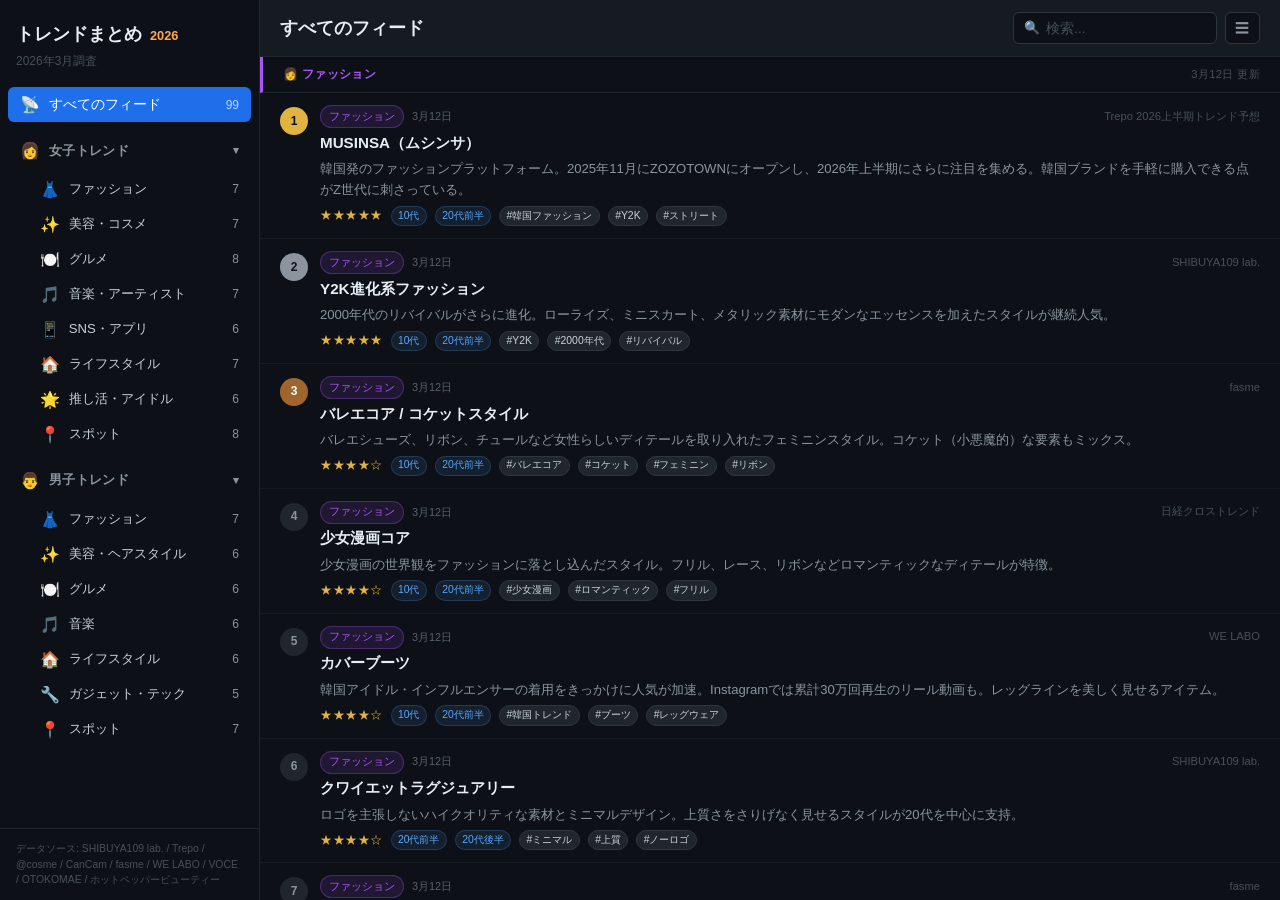
<file: index.html>
<!DOCTYPE html>
<html lang="ja">
<head>
  <meta charset="UTF-8">
  <meta name="viewport" content="width=device-width, initial-scale=1.0">
  <title>トレンドまとめ 2026</title>
  <meta name="description" content="Z世代の最新トレンドをファッション・美容・グルメ・音楽・SNS・ライフスタイルまで網羅的にまとめたフィードリーダー">
  <link rel="stylesheet" href="style.css">
</head>
<body>
  <!-- Mobile header -->
  <header class="mobile-header">
    <button id="sidebar-toggle" class="sidebar-toggle" aria-label="メニュー">
      <span></span><span></span><span></span>
    </button>
    <h1 class="mobile-title">トレンドまとめ 2026</h1>
  </header>

  <div class="app-layout">
    <!-- Sidebar -->
    <aside id="sidebar" class="sidebar">
      <div class="sidebar-header">
        <h1 class="sidebar-logo">トレンドまとめ</h1>
        <span class="sidebar-year">2026</span>
      </div>
      <div class="sidebar-meta">2026年3月調査</div>

      <nav class="sidebar-nav">
        <button class="nav-item active" data-filter="all">
          <span class="nav-icon">&#x1f4e1;</span>
          <span class="nav-label">すべてのフィード</span>
          <span class="nav-count" id="count-all"></span>
        </button>

        <div class="nav-group">
          <div class="nav-group-header" data-group="girls">
            <span class="nav-icon">&#x1f469;</span>
            <span class="nav-label">女子トレンド</span>
            <span class="nav-chevron">&#9662;</span>
          </div>
          <div class="nav-group-items" id="nav-girls"></div>
        </div>

        <div class="nav-group">
          <div class="nav-group-header" data-group="boys">
            <span class="nav-icon">&#x1f468;</span>
            <span class="nav-label">男子トレンド</span>
            <span class="nav-chevron">&#9662;</span>
          </div>
          <div class="nav-group-items" id="nav-boys"></div>
        </div>
      </nav>

      <div class="sidebar-footer">
        <div class="sidebar-sources">
          データソース: SHIBUYA109 lab. / Trepo / @cosme / CanCam / fasme / WE LABO / VOCE / OTOKOMAE / ホットペッパービューティー
        </div>
      </div>
    </aside>

    <!-- Overlay for mobile sidebar -->
    <div id="sidebar-overlay" class="sidebar-overlay"></div>

    <!-- Main feed -->
    <main class="feed-main">
      <div class="feed-toolbar">
        <h2 class="feed-title" id="feed-title">すべてのフィード</h2>
        <div class="feed-actions">
          <div class="search-box">
            <span class="search-icon">&#x1f50d;</span>
            <input type="text" id="search-input" placeholder="検索..." class="search-input">
          </div>
          <button id="view-toggle" class="view-toggle" title="表示切替">
            <span class="view-icon" id="view-icon">&#9776;</span>
          </button>
        </div>
      </div>

      <!-- Keyword filter bar -->
      <div id="keyword-bar" class="keyword-bar" style="display:none;">
        <span class="keyword-bar-label">キーワード絞り込み:</span>
        <span id="keyword-label" class="keyword-bar-value"></span>
        <button id="keyword-clear" class="keyword-bar-clear">&#x2715; 解除</button>
      </div>

      <div id="feed-list" class="feed-list"></div>

      <div id="feed-empty" class="feed-empty" style="display:none;">
        該当するトレンドがありません
      </div>
    </main>
  </div>

  <script src="app.js"></script>
</body>
</html>
</file>
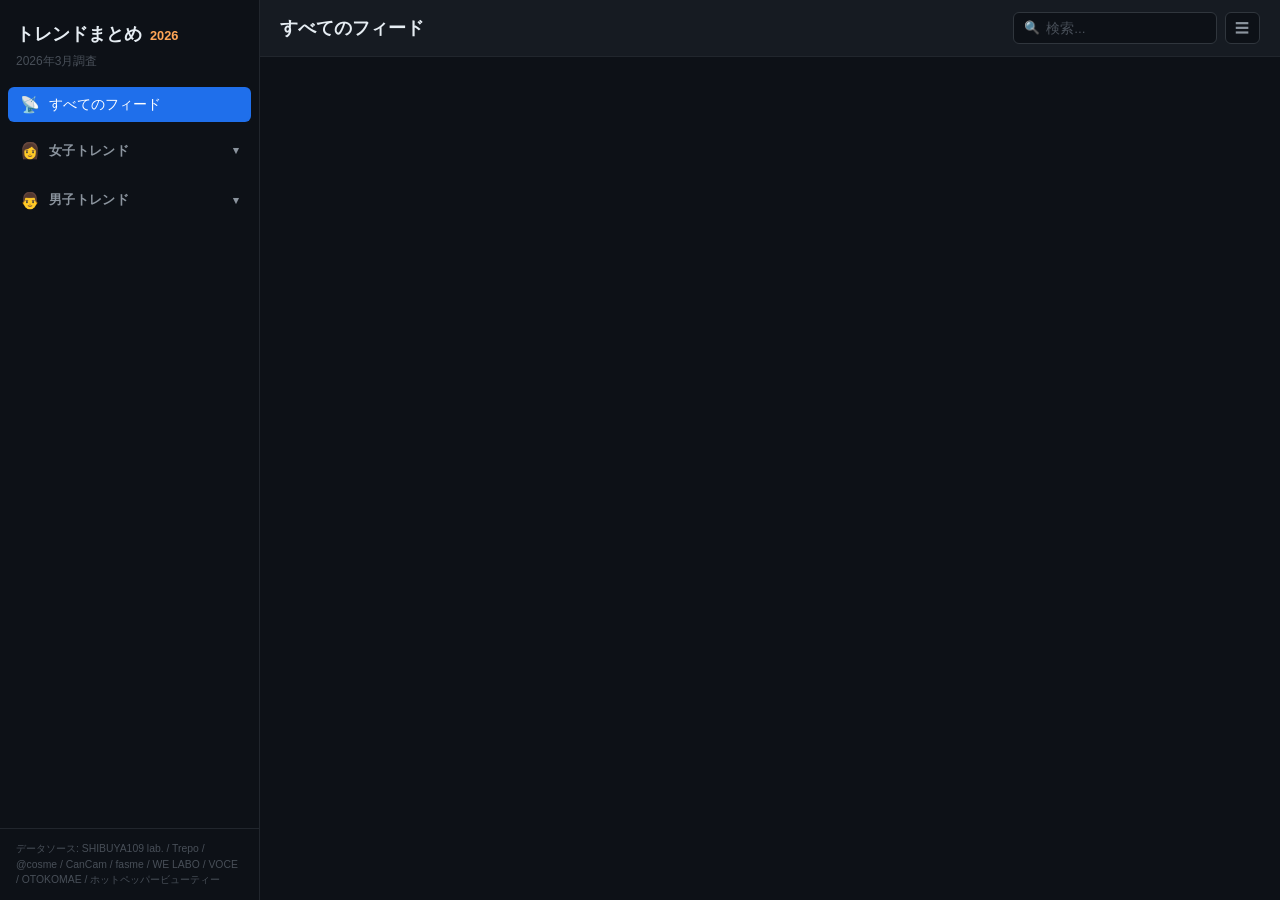
<file: pages/boys.html>
<!DOCTYPE html>
<html lang="ja">
<head>
  <meta charset="UTF-8">
  <meta http-equiv="refresh" content="0;url=../index.html">
  <title>リダイレクト中...</title>
</head>
<body>
  <p><a href="../index.html">トップページへ</a></p>
</body>
</html>
</file>
<file: style.css>
* {
  margin: 0;
  padding: 0;
  box-sizing: border-box;
}

body {
  font-family: -apple-system, BlinkMacSystemFont, "Segoe UI", "Hiragino Sans", "Noto Sans JP", sans-serif;
  background: #0d1117;
  color: #e6edf3;
  line-height: 1.6;
  overflow: hidden;
  height: 100vh;
}

a {
  color: #58a6ff;
  text-decoration: none;
}
a:hover {
  text-decoration: underline;
}

/* ===== App Layout ===== */
.app-layout {
  display: flex;
  height: 100vh;
}

/* ===== Mobile Header ===== */
.mobile-header {
  display: none;
  position: fixed;
  top: 0;
  left: 0;
  right: 0;
  z-index: 200;
  background: #161b22;
  border-bottom: 1px solid #30363d;
  padding: 0.6rem 1rem;
  align-items: center;
  gap: 0.75rem;
}

.sidebar-toggle {
  background: none;
  border: none;
  cursor: pointer;
  display: flex;
  flex-direction: column;
  gap: 4px;
  padding: 4px;
}

.sidebar-toggle span {
  display: block;
  width: 20px;
  height: 2px;
  background: #e6edf3;
  border-radius: 1px;
}

.mobile-title {
  font-size: 1rem;
  color: #e6edf3;
  font-weight: 600;
}

/* ===== Sidebar ===== */
.sidebar {
  width: 260px;
  min-width: 260px;
  background: #0d1117;
  border-right: 1px solid #21262d;
  display: flex;
  flex-direction: column;
  height: 100vh;
  overflow-y: auto;
}

.sidebar-header {
  padding: 1.25rem 1rem 0.25rem;
  display: flex;
  align-items: baseline;
  gap: 0.5rem;
}

.sidebar-logo {
  font-size: 1.1rem;
  font-weight: 700;
  color: #e6edf3;
}

.sidebar-year {
  font-size: 0.8rem;
  color: #ffa657;
  font-weight: 600;
}

.sidebar-meta {
  padding: 0 1rem 1rem;
  font-size: 0.75rem;
  color: #484f58;
}

/* Sidebar Nav */
.sidebar-nav {
  flex: 1;
  overflow-y: auto;
  padding: 0 0.5rem;
}

.nav-item {
  display: flex;
  align-items: center;
  gap: 0.6rem;
  width: 100%;
  padding: 0.5rem 0.75rem;
  border: none;
  border-radius: 6px;
  background: transparent;
  color: #c9d1d9;
  font-size: 0.85rem;
  cursor: pointer;
  transition: background 0.15s;
  text-align: left;
}

.nav-item:hover {
  background: #161b22;
}

.nav-item.active {
  background: #1f6feb;
  color: #fff;
}

.nav-icon {
  font-size: 1rem;
  flex-shrink: 0;
  width: 1.2rem;
  text-align: center;
}

.nav-label {
  flex: 1;
  overflow: hidden;
  text-overflow: ellipsis;
  white-space: nowrap;
}

.nav-count {
  font-size: 0.75rem;
  color: #8b949e;
  min-width: 1.5rem;
  text-align: right;
}

.nav-item.active .nav-count {
  color: rgba(255, 255, 255, 0.7);
}

/* Nav Groups */
.nav-group {
  margin-top: 0.5rem;
}

.nav-group-header {
  display: flex;
  align-items: center;
  gap: 0.6rem;
  padding: 0.5rem 0.75rem;
  font-size: 0.8rem;
  font-weight: 600;
  color: #8b949e;
  text-transform: uppercase;
  letter-spacing: 0.03em;
  cursor: pointer;
  border-radius: 6px;
  transition: background 0.15s;
  user-select: none;
}

.nav-group-header:hover {
  background: #161b22;
}

.nav-chevron {
  margin-left: auto;
  font-size: 0.7rem;
  transition: transform 0.2s;
}

.nav-group.collapsed .nav-chevron {
  transform: rotate(-90deg);
}

.nav-group.collapsed .nav-group-items {
  display: none;
}

.nav-group-items {
  padding-left: 0.5rem;
}

.nav-group-items .nav-item {
  padding-left: 1.5rem;
  font-size: 0.82rem;
}

/* Gender accent in sidebar */
.nav-item[data-gender="girls"].active {
  background: #d63384;
}

.nav-item[data-gender="boys"].active {
  background: #1f6feb;
}

/* Sidebar Footer */
.sidebar-footer {
  padding: 0.75rem 1rem;
  border-top: 1px solid #21262d;
}

.sidebar-sources {
  font-size: 0.65rem;
  color: #484f58;
  line-height: 1.5;
}

/* ===== Sidebar Overlay (mobile) ===== */
.sidebar-overlay {
  display: none;
  position: fixed;
  top: 0;
  left: 0;
  right: 0;
  bottom: 0;
  background: rgba(0, 0, 0, 0.5);
  z-index: 99;
}

/* ===== Feed Main ===== */
.feed-main {
  flex: 1;
  display: flex;
  flex-direction: column;
  overflow: hidden;
  background: #0d1117;
}

/* Feed Toolbar */
.feed-toolbar {
  display: flex;
  align-items: center;
  justify-content: space-between;
  padding: 0.75rem 1.25rem;
  border-bottom: 1px solid #21262d;
  background: #161b22;
  gap: 1rem;
  flex-shrink: 0;
}

.feed-title {
  font-size: 1.1rem;
  font-weight: 600;
  white-space: nowrap;
  overflow: hidden;
  text-overflow: ellipsis;
}

.feed-actions {
  display: flex;
  align-items: center;
  gap: 0.5rem;
  flex-shrink: 0;
}

.search-box {
  display: flex;
  align-items: center;
  background: #0d1117;
  border: 1px solid #30363d;
  border-radius: 6px;
  padding: 0.3rem 0.6rem;
  gap: 0.4rem;
  transition: border-color 0.2s;
}

.search-box:focus-within {
  border-color: #58a6ff;
}

.search-icon {
  font-size: 0.8rem;
  color: #484f58;
}

.search-input {
  border: none;
  background: transparent;
  color: #e6edf3;
  font-size: 0.85rem;
  outline: none;
  width: 160px;
}

.search-input::placeholder {
  color: #484f58;
}

.view-toggle {
  background: #0d1117;
  border: 1px solid #30363d;
  border-radius: 6px;
  color: #8b949e;
  padding: 0.35rem 0.6rem;
  cursor: pointer;
  font-size: 0.9rem;
  transition: border-color 0.2s;
}

.view-toggle:hover {
  border-color: #58a6ff;
  color: #58a6ff;
}

/* ===== Feed List ===== */
.feed-list {
  flex: 1;
  overflow-y: auto;
  padding: 0;
}

/* Feed Item (compact list view) */
.feed-item {
  display: flex;
  align-items: flex-start;
  gap: 0.75rem;
  padding: 0.75rem 1.25rem;
  border-bottom: 1px solid #161b22;
  cursor: pointer;
  transition: background 0.12s;
}

.feed-item:hover {
  background: #161b22;
}

.feed-item-rank {
  display: flex;
  align-items: center;
  justify-content: center;
  width: 28px;
  height: 28px;
  border-radius: 50%;
  font-size: 0.75rem;
  font-weight: 700;
  flex-shrink: 0;
  margin-top: 2px;
}

.rank-1 { background: #e3b341; color: #0d1117; }
.rank-2 { background: #8b949e; color: #0d1117; }
.rank-3 { background: #a0652f; color: #fff; }
.rank-default { background: #21262d; color: #8b949e; }

.feed-item-body {
  flex: 1;
  min-width: 0;
}

.feed-item-header {
  display: flex;
  align-items: center;
  gap: 0.5rem;
  margin-bottom: 0.15rem;
}

.feed-item-category {
  font-size: 0.7rem;
  padding: 0.1rem 0.5rem;
  border-radius: 2rem;
  white-space: nowrap;
  flex-shrink: 0;
}

.cat-girls {
  background: rgba(214, 51, 132, 0.15);
  color: #f778ba;
  border: 1px solid rgba(214, 51, 132, 0.25);
}

.cat-boys {
  background: rgba(31, 111, 235, 0.15);
  color: #58a6ff;
  border: 1px solid rgba(31, 111, 235, 0.25);
}

.feed-item-source {
  font-size: 0.7rem;
  color: #484f58;
  margin-left: auto;
  white-space: nowrap;
  flex-shrink: 0;
}

.feed-item-name {
  font-size: 0.95rem;
  font-weight: 600;
  color: #e6edf3;
  margin-bottom: 0.2rem;
  overflow: hidden;
  text-overflow: ellipsis;
  white-space: nowrap;
}

.feed-item-desc {
  font-size: 0.82rem;
  color: #8b949e;
  margin-bottom: 0.35rem;
  display: -webkit-box;
  -webkit-line-clamp: 2;
  -webkit-box-orient: vertical;
  overflow: hidden;
}

.feed-item-meta {
  display: flex;
  align-items: center;
  gap: 0.5rem;
  flex-wrap: wrap;
}

.feed-item .stars {
  color: #e3b341;
  font-size: 0.75rem;
  letter-spacing: 0.5px;
}

.feed-item .age-tag {
  font-size: 0.65rem;
  padding: 0.05rem 0.4rem;
  border-radius: 2rem;
  background: rgba(88, 166, 255, 0.1);
  color: #58a6ff;
  border: 1px solid rgba(88, 166, 255, 0.2);
}

.feed-item .keyword-tag {
  font-size: 0.65rem;
  padding: 0.05rem 0.4rem;
  border-radius: 2rem;
  background: #21262d;
  color: #c9d1d9;
  border: 1px solid #30363d;
  transition: all 0.15s;
}

.feed-item .keyword-tag.clickable {
  cursor: pointer;
}

.feed-item .keyword-tag.clickable:hover {
  background: rgba(88, 166, 255, 0.15);
  border-color: #58a6ff;
  color: #58a6ff;
}

.feed-item .keyword-tag.keyword-active {
  background: rgba(88, 166, 255, 0.2);
  border-color: #58a6ff;
  color: #58a6ff;
  font-weight: 600;
}

/* Feed item date */
.feed-item-date {
  font-size: 0.68rem;
  color: #586069;
  white-space: nowrap;
}

/* Expanded feed item */
.feed-item.expanded {
  background: #161b22;
  border-left: 3px solid #58a6ff;
  padding-left: calc(1.25rem - 3px);
}

.feed-item.expanded .feed-item-name {
  white-space: normal;
}

.feed-item.expanded .feed-item-desc {
  -webkit-line-clamp: unset;
  display: block;
}

.feed-item.expanded.gender-girls {
  border-left-color: #f778ba;
}

.feed-item.expanded.gender-boys {
  border-left-color: #58a6ff;
}

/* Category-colored expand borders */
.feed-item.expanded[data-category="fashion"] { border-left-color: #a855f7; }
.feed-item.expanded[data-category="beauty"] { border-left-color: #ec4899; }
.feed-item.expanded[data-category="gourmet"] { border-left-color: #fb923c; }
.feed-item.expanded[data-category="music"] { border-left-color: #34d399; }
.feed-item.expanded[data-category="sns"] { border-left-color: #60a5fa; }
.feed-item.expanded[data-category="lifestyle"] { border-left-color: #facc15; }
.feed-item.expanded[data-category="idol"] { border-left-color: #fb7185; }
.feed-item.expanded[data-category="gadget"] { border-left-color: #94a3b8; }
.feed-item.expanded[data-category="spot"] { border-left-color: #f472b6; }

/* ===== Card View ===== */
.feed-list.card-view {
  display: grid;
  grid-template-columns: repeat(auto-fill, minmax(320px, 1fr));
  gap: 0.75rem;
  padding: 1rem 1.25rem;
}

.card-view .feed-item {
  flex-direction: column;
  background: #161b22;
  border: 1px solid #30363d;
  border-radius: 10px;
  padding: 1rem;
  border-bottom: 1px solid #30363d;
}

.card-view .feed-item:hover {
  border-color: #484f58;
  transform: translateY(-1px);
}

.card-view .feed-item.expanded {
  border-left: 3px solid #58a6ff;
  padding-left: calc(1rem - 3px);
}

.card-view .feed-item.expanded.gender-girls {
  border-left-color: #f778ba;
}

.card-view .feed-item-name {
  white-space: normal;
}

.card-view .feed-item-desc {
  -webkit-line-clamp: 3;
}

.card-view .feed-item-rank {
  margin-top: 0;
}

/* ===== Keyword Filter Bar ===== */
.keyword-bar {
  display: flex;
  align-items: center;
  gap: 0.5rem;
  padding: 0.5rem 1.25rem;
  background: rgba(88, 166, 255, 0.08);
  border-bottom: 1px solid rgba(88, 166, 255, 0.15);
  flex-shrink: 0;
}

.keyword-bar-label {
  font-size: 0.78rem;
  color: #8b949e;
}

.keyword-bar-value {
  font-size: 0.82rem;
  font-weight: 600;
  color: #58a6ff;
}

.keyword-bar-clear {
  margin-left: auto;
  font-size: 0.75rem;
  color: #8b949e;
  background: transparent;
  border: 1px solid #30363d;
  border-radius: 4px;
  padding: 0.15rem 0.5rem;
  cursor: pointer;
  transition: all 0.15s;
}

.keyword-bar-clear:hover {
  color: #e6edf3;
  border-color: #58a6ff;
}

/* ===== Feed Empty ===== */
.feed-empty {
  text-align: center;
  padding: 3rem 1rem;
  color: #484f58;
  font-size: 0.9rem;
}

/* ===== Section Divider in feed ===== */
.feed-section {
  display: flex;
  align-items: center;
  justify-content: space-between;
  padding: 0.5rem 1.25rem;
  font-size: 0.75rem;
  font-weight: 600;
  color: #8b949e;
  background: #0d1117;
  border-bottom: 1px solid #21262d;
  letter-spacing: 0.03em;
  position: sticky;
  top: 0;
  z-index: 10;
}

.feed-section-date {
  font-size: 0.7rem;
  font-weight: 400;
  color: #484f58;
}

/* ===== Scrollbar ===== */
.feed-list::-webkit-scrollbar,
.sidebar::-webkit-scrollbar {
  width: 6px;
}

.feed-list::-webkit-scrollbar-track,
.sidebar::-webkit-scrollbar-track {
  background: transparent;
}

.feed-list::-webkit-scrollbar-thumb,
.sidebar::-webkit-scrollbar-thumb {
  background: #30363d;
  border-radius: 3px;
}

.feed-list::-webkit-scrollbar-thumb:hover,
.sidebar::-webkit-scrollbar-thumb:hover {
  background: #484f58;
}

/* ===== Responsive ===== */
@media (max-width: 768px) {
  .mobile-header {
    display: flex;
  }

  .app-layout {
    padding-top: 48px;
    height: calc(100vh);
  }

  .sidebar {
    position: fixed;
    top: 0;
    left: -280px;
    width: 280px;
    min-width: 280px;
    z-index: 100;
    transition: left 0.25s ease;
    padding-top: 48px;
  }

  .sidebar.open {
    left: 0;
  }

  .sidebar-overlay.open {
    display: block;
  }

  .feed-main {
    width: 100%;
  }

  .search-input {
    width: 100px;
  }

  .feed-list.card-view {
    grid-template-columns: 1fr;
  }
}

@media (max-width: 480px) {
  .feed-toolbar {
    padding: 0.5rem 0.75rem;
  }

  .feed-item {
    padding: 0.6rem 0.75rem;
  }

  .feed-title {
    font-size: 0.95rem;
  }
}
</file>
